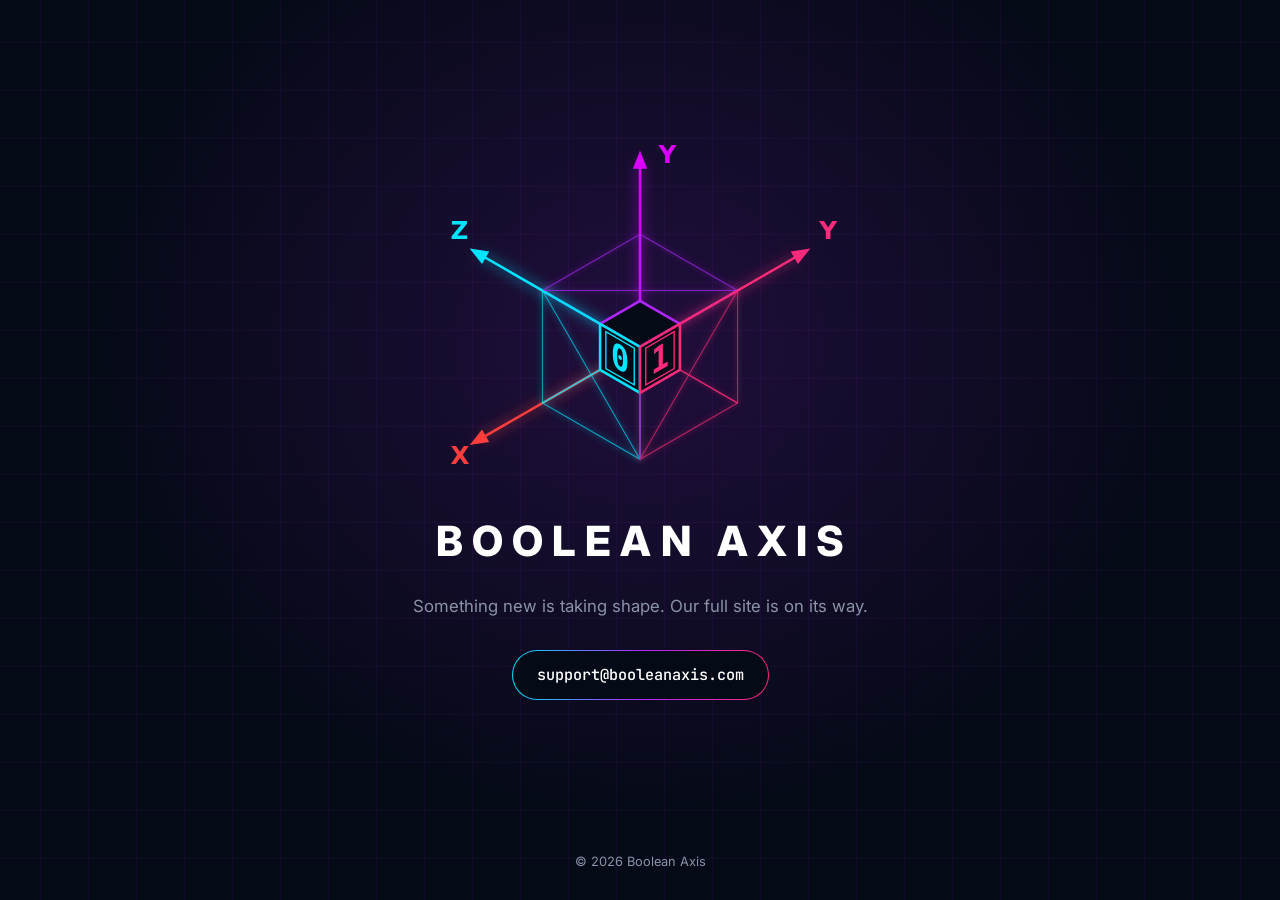
<file: index.html>
<!doctype html>
<html lang="en">
<head>
<meta charset="utf-8">
<meta name="viewport" content="width=device-width, initial-scale=1">
<title>Boolean Axis</title>
<meta name="description" content="Boolean Axis — something new is taking shape.">
<meta property="og:title" content="Boolean Axis">
<meta property="og:description" content="Boolean Axis — something new is taking shape.">
<meta property="og:url" content="https://booleanaxis.com/">
<meta property="og:type" content="website">
<meta name="theme-color" content="#050a17">
<meta name="color-scheme" content="dark">
<link rel="icon" href="favicon.svg" type="image/svg+xml">
<link rel="preconnect" href="https://fonts.googleapis.com">
<link rel="preconnect" href="https://fonts.gstatic.com" crossorigin>
<link href="https://fonts.googleapis.com/css2?family=Inter:wght@400;500;800&family=JetBrains+Mono:wght@500&display=swap" rel="stylesheet">
<style>
  /* Palette taken from the logo (brand/booleanaxis-logo.svg). The logo is drawn
     on near-black, so the page is dark in both colour schemes. */
  :root {
    --bg: #050a17;
    --fg: #ffffff;
    --muted: #8a93a8;
    --cyan: #00e5ff;
    --violet: #b026ff;
    --pink: #ff2a7a;
    --grid: rgba(176, 38, 255, 0.07);
  }
  * { box-sizing: border-box; margin: 0; }
  body {
    background: var(--bg);
    color: var(--fg);
    font: 400 16px/1.6 Inter, system-ui, -apple-system, "Segoe UI", sans-serif;
    min-height: 100vh;
    display: grid;
    grid-template-rows: 1fr auto;
    background-image:
      radial-gradient(ellipse at 50% 38%, rgba(176, 38, 255, 0.16), transparent 60%),
      linear-gradient(var(--grid) 1px, transparent 1px),
      linear-gradient(90deg, var(--grid) 1px, transparent 1px);
    background-size: 100% 100%, 48px 48px, 48px 48px;
    background-position: center;
  }
  main {
    display: grid;
    place-items: center;
    text-align: center;
    padding: 40px 16px;
  }
  .mark {
    width: min(420px, 86vw);
    height: auto;
    display: block;
    margin: 0 auto;
  }
  h1 {
    font-weight: 800;
    font-size: clamp(1.6rem, 6vw, 2.6rem);
    letter-spacing: 0.22em;
    /* letter-spacing trails the last glyph; pull it back so the title centres */
    margin: 18px -0.22em 0 0;
    text-transform: uppercase;
  }
  p.lede {
    color: var(--muted);
    margin-top: 18px;
    font-size: 1.05rem;
  }
  a.contact {
    display: inline-block;
    margin-top: 30px;
    padding: 12px 24px;
    font-family: "JetBrains Mono", ui-monospace, monospace;
    font-weight: 500;
    font-size: 0.95rem;
    color: var(--fg);
    text-decoration: none;
    border-radius: 999px;
    border: 1px solid transparent;
    background:
      linear-gradient(var(--bg), var(--bg)) padding-box,
      linear-gradient(90deg, var(--cyan), var(--violet), var(--pink)) border-box;
    transition: box-shadow .2s;
  }
  a.contact:hover, a.contact:focus-visible {
    box-shadow: 0 0 18px rgba(176, 38, 255, 0.55);
    outline: none;
  }
  footer {
    text-align: center;
    color: var(--muted);
    font-size: 0.8rem;
    padding: 20px 16px 28px;
  }
</style>
</head>
<body>
<main>
  <div>
    <img class="mark" src="brand/booleanaxis-mark.svg" width="410" height="350" alt="Boolean Axis logo: an isometric cube showing 0 and 1 at the origin of X, Y and Z axes">
    <h1>Boolean Axis</h1>
    <p class="lede">Something new is taking shape. Our full site is on its way.</p>
    <a class="contact" href="mailto:support@booleanaxis.com">support@booleanaxis.com</a>
  </div>
</main>
<footer>&copy; <span id="y">2026</span> Boolean Axis</footer>
<script>document.getElementById('y').textContent = new Date().getFullYear();</script>
</body>
</html>
</file>
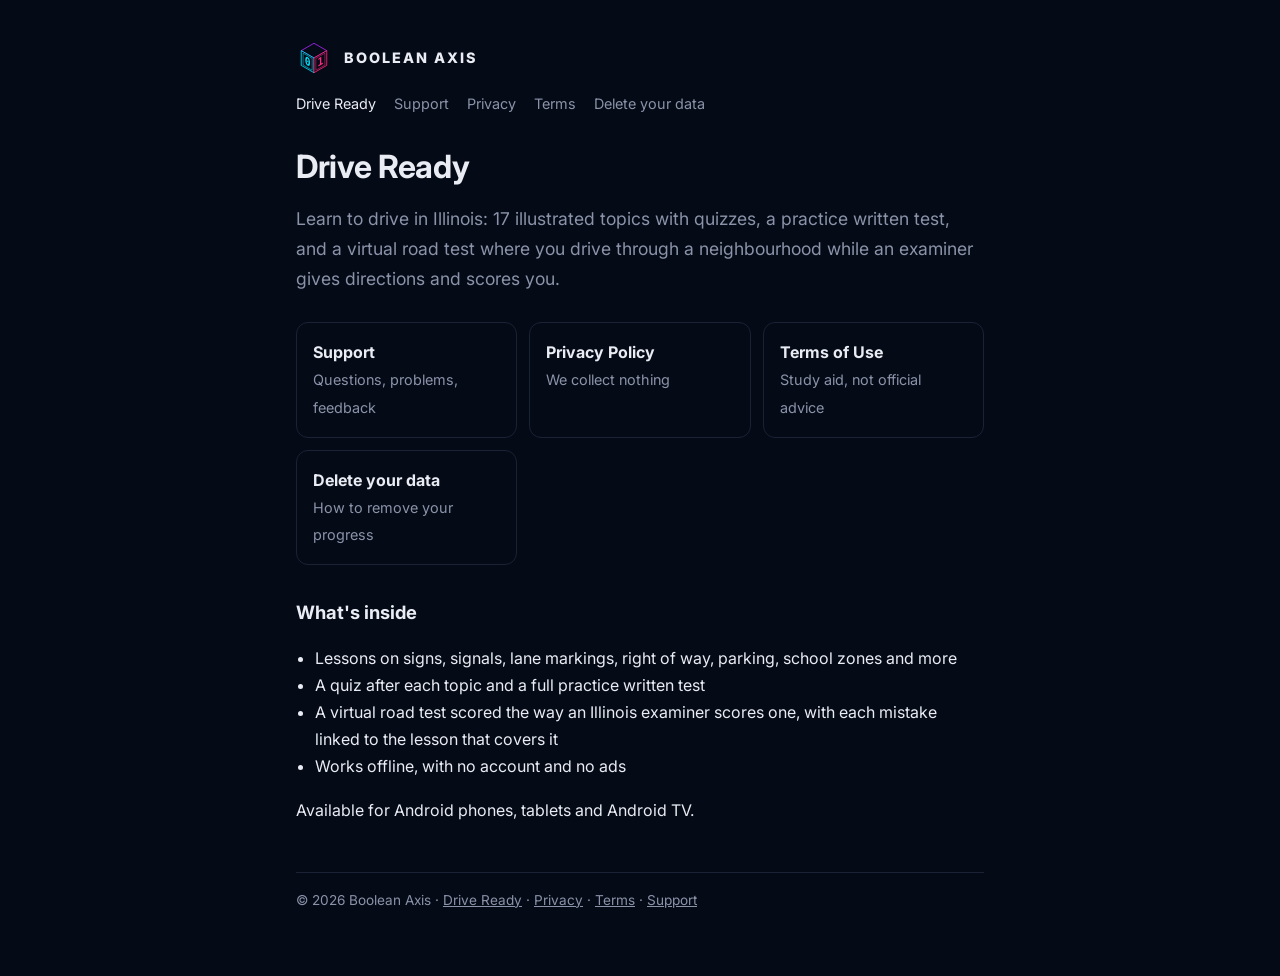
<file: driveready/index.html>
<!doctype html>
<html lang="en">
<head>
<meta charset="utf-8">
<meta name="viewport" content="width=device-width, initial-scale=1">
<title>Drive Ready — Learn to drive in Illinois</title>
<meta name="description" content="Drive Ready: illustrated lessons, quizzes, a practice written test and a virtual road test for new Illinois drivers.">
<meta name="color-scheme" content="dark">
<link rel="icon" href="../favicon.svg" type="image/svg+xml">
<link rel="preconnect" href="https://fonts.googleapis.com">
<link rel="preconnect" href="https://fonts.gstatic.com" crossorigin>
<link href="https://fonts.googleapis.com/css2?family=Inter:wght@400;600;800&display=swap" rel="stylesheet">
<link rel="stylesheet" href="style.css">
</head>
<body>
<div class="wrap">
  <header class="site"><img src="../favicon.svg" alt=""><a href="/">Boolean Axis</a></header>
  <nav class="app" aria-label="Drive Ready">
    <a href="./" aria-current="page">Drive Ready</a>
    <a href="support.html">Support</a>
    <a href="privacy.html">Privacy</a>
    <a href="terms.html">Terms</a>
    <a href="delete-data.html">Delete your data</a>
  </nav>
  <h1>Drive Ready</h1>
  <p class="lede">Learn to drive in Illinois: 17 illustrated topics with quizzes, a practice
  written test, and a virtual road test where you drive through a neighbourhood while an
  examiner gives directions and scores you.</p>

  <div class="cards">
    <a href="support.html"><strong>Support</strong><span>Questions, problems, feedback</span></a>
    <a href="privacy.html"><strong>Privacy Policy</strong><span>We collect nothing</span></a>
    <a href="terms.html"><strong>Terms of Use</strong><span>Study aid, not official advice</span></a>
    <a href="delete-data.html"><strong>Delete your data</strong><span>How to remove your progress</span></a>
  </div>

  <h2>What's inside</h2>
  <ul>
    <li>Lessons on signs, signals, lane markings, right of way, parking, school zones and more</li>
    <li>A quiz after each topic and a full practice written test</li>
    <li>A virtual road test scored the way an Illinois examiner scores one, with each mistake
    linked to the lesson that covers it</li>
    <li>Works offline, with no account and no ads</li>
  </ul>
  <p>Available for Android phones, tablets and Android TV.</p>

  <footer>&copy; 2026 Boolean Axis · <a href="./">Drive Ready</a> · <a href="privacy.html">Privacy</a> · <a href="terms.html">Terms</a> · <a href="support.html">Support</a></footer>
</div>
</body>
</html>
</file>
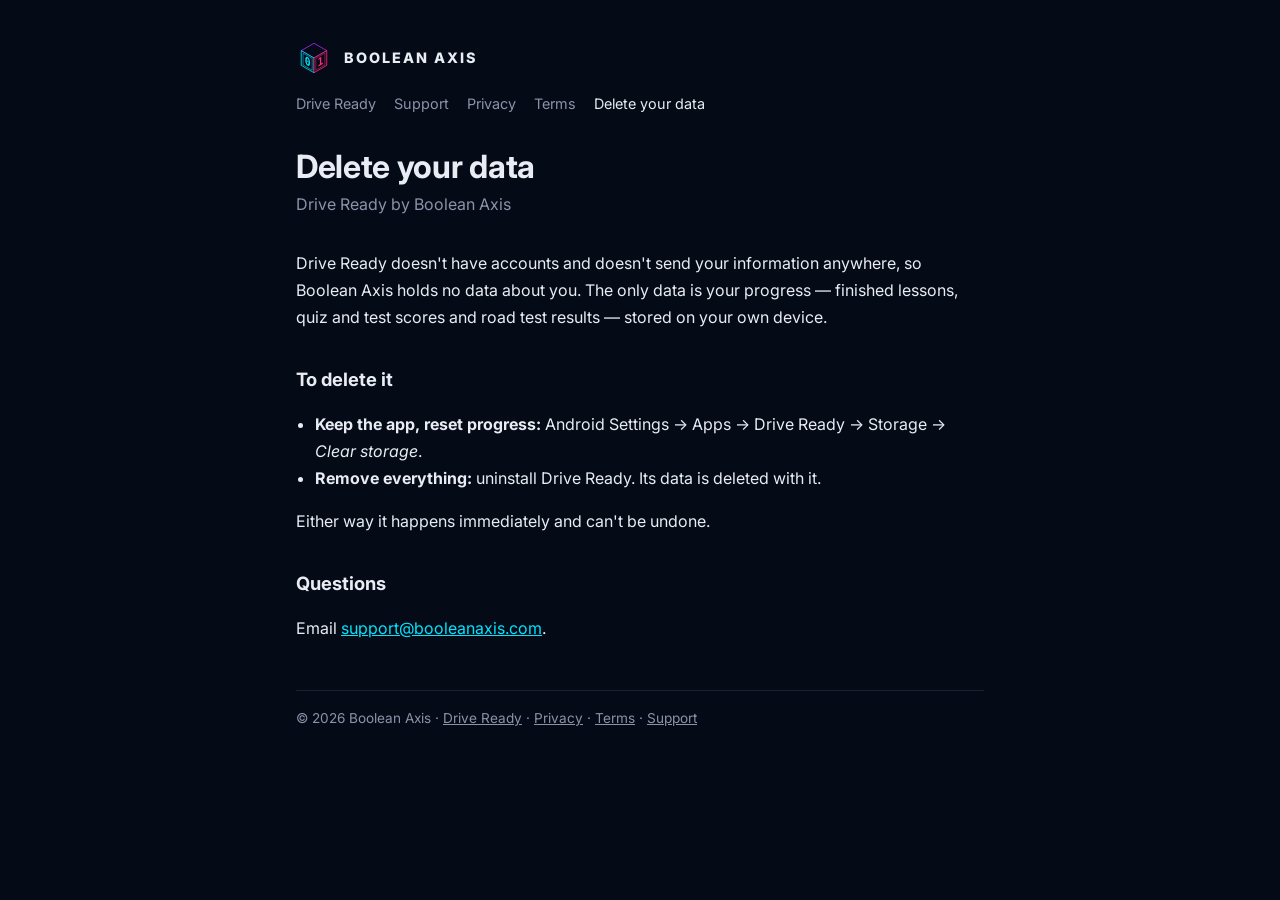
<file: driveready/delete-data.html>
<!doctype html>
<html lang="en">
<head>
<meta charset="utf-8">
<meta name="viewport" content="width=device-width, initial-scale=1">
<title>Drive Ready — Delete your data</title>
<meta name="description" content="How to delete your Drive Ready data.">
<meta name="color-scheme" content="dark">
<link rel="icon" href="../favicon.svg" type="image/svg+xml">
<link rel="preconnect" href="https://fonts.googleapis.com">
<link rel="preconnect" href="https://fonts.gstatic.com" crossorigin>
<link href="https://fonts.googleapis.com/css2?family=Inter:wght@400;600;800&display=swap" rel="stylesheet">
<link rel="stylesheet" href="style.css">
</head>
<body>
<div class="wrap">
  <header class="site"><img src="../favicon.svg" alt=""><a href="/">Boolean Axis</a></header>
  <nav class="app" aria-label="Drive Ready">
    <a href="./">Drive Ready</a>
    <a href="support.html">Support</a>
    <a href="privacy.html">Privacy</a>
    <a href="terms.html">Terms</a>
    <a href="delete-data.html" aria-current="page">Delete your data</a>
  </nav>
  <h1>Delete your data</h1>
  <p class="meta">Drive Ready by Boolean Axis</p>

  <p>Drive Ready doesn't have accounts and doesn't send your information anywhere, so
  Boolean Axis holds no data about you. The only data is your progress — finished lessons,
  quiz and test scores and road test results — stored on your own device.</p>

  <h2>To delete it</h2>
  <ul>
    <li><strong>Keep the app, reset progress:</strong> Android Settings → Apps → Drive Ready →
    Storage → <em>Clear storage</em>.</li>
    <li><strong>Remove everything:</strong> uninstall Drive Ready. Its data is deleted with it.</li>
  </ul>
  <p>Either way it happens immediately and can't be undone.</p>

  <h2>Questions</h2>
  <p>Email <a href="mailto:support@booleanaxis.com?subject=Drive%20Ready%20data">support@booleanaxis.com</a>.</p>

  <footer>&copy; 2026 Boolean Axis · <a href="./">Drive Ready</a> · <a href="privacy.html">Privacy</a> · <a href="terms.html">Terms</a> · <a href="support.html">Support</a></footer>
</div>
</body>
</html>
</file>
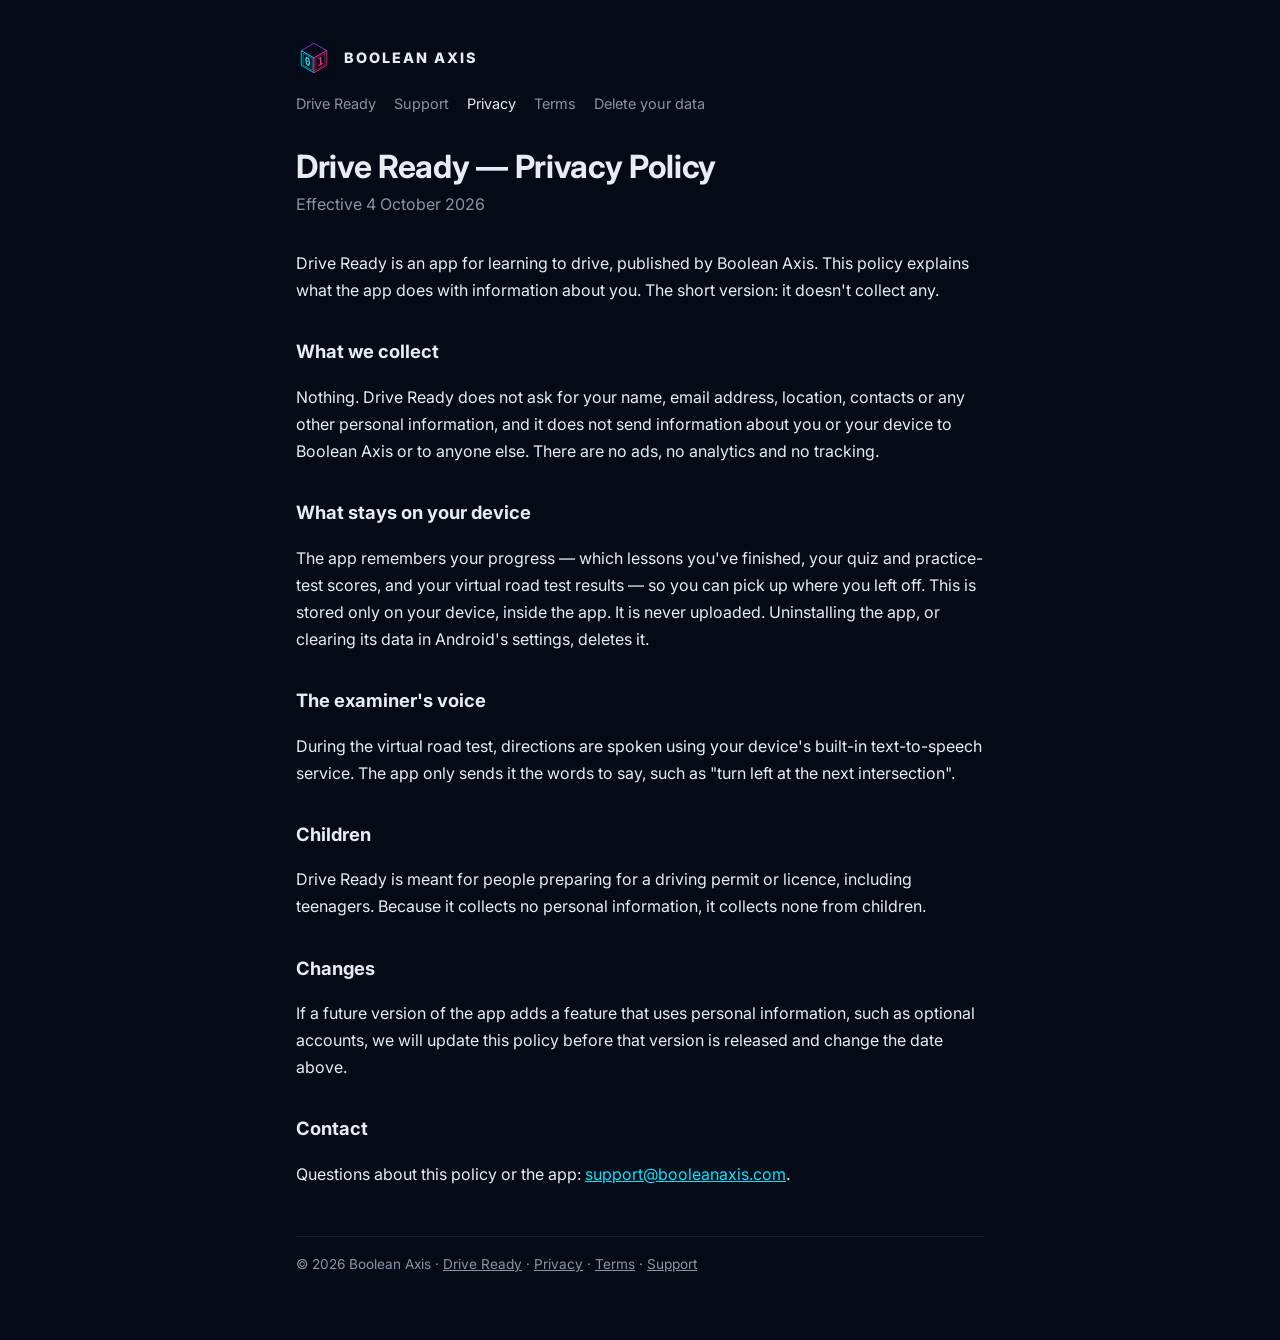
<file: driveready/privacy.html>
<!doctype html>
<html lang="en">
<head>
<meta charset="utf-8">
<meta name="viewport" content="width=device-width, initial-scale=1">
<title>Drive Ready — Privacy Policy</title>
<meta name="description" content="Privacy policy for the Drive Ready app by Boolean Axis.">
<meta name="color-scheme" content="dark">
<link rel="icon" href="../favicon.svg" type="image/svg+xml">
<link rel="preconnect" href="https://fonts.googleapis.com">
<link rel="preconnect" href="https://fonts.gstatic.com" crossorigin>
<link href="https://fonts.googleapis.com/css2?family=Inter:wght@400;600;800&display=swap" rel="stylesheet">
<link rel="stylesheet" href="style.css">
</head>
<body>
<div class="wrap">
  <header class="site"><img src="../favicon.svg" alt=""><a href="/">Boolean Axis</a></header>
  <nav class="app" aria-label="Drive Ready">
    <a href="./">Drive Ready</a>
    <a href="support.html">Support</a>
    <a href="privacy.html" aria-current="page">Privacy</a>
    <a href="terms.html">Terms</a>
    <a href="delete-data.html">Delete your data</a>
  </nav>
  <h1>Drive Ready — Privacy Policy</h1>
  <p class="meta">Effective 4 October 2026</p>

  <p>Drive Ready is an app for learning to drive, published by Boolean Axis. This policy
  explains what the app does with information about you. The short version: it doesn't
  collect any.</p>

  <h2>What we collect</h2>
  <p>Nothing. Drive Ready does not ask for your name, email address, location, contacts or
  any other personal information, and it does not send information about you or your
  device to Boolean Axis or to anyone else. There are no ads, no analytics and no
  tracking.</p>

  <h2>What stays on your device</h2>
  <p>The app remembers your progress — which lessons you've finished, your quiz and
  practice-test scores, and your virtual road test results — so you can pick up where you
  left off. This is stored only on your device, inside the app. It is never uploaded.
  Uninstalling the app, or clearing its data in Android's settings, deletes it.</p>

  <h2>The examiner's voice</h2>
  <p>During the virtual road test, directions are spoken using your device's built-in
  text-to-speech service. The app only sends it the words to say, such as "turn left at
  the next intersection".</p>

  <h2>Children</h2>
  <p>Drive Ready is meant for people preparing for a driving permit or licence, including
  teenagers. Because it collects no personal information, it collects none from
  children.</p>

  <h2>Changes</h2>
  <p>If a future version of the app adds a feature that uses personal information, such as
  optional accounts, we will update this policy before that version is released and
  change the date above.</p>

  <h2>Contact</h2>
  <p>Questions about this policy or the app:
  <a href="mailto:support@booleanaxis.com">support@booleanaxis.com</a>.</p>

  

  <footer>&copy; 2026 Boolean Axis · <a href="./">Drive Ready</a> · <a href="privacy.html">Privacy</a> · <a href="terms.html">Terms</a> · <a href="support.html">Support</a></footer>
</div>
</body>
</html>
</file>
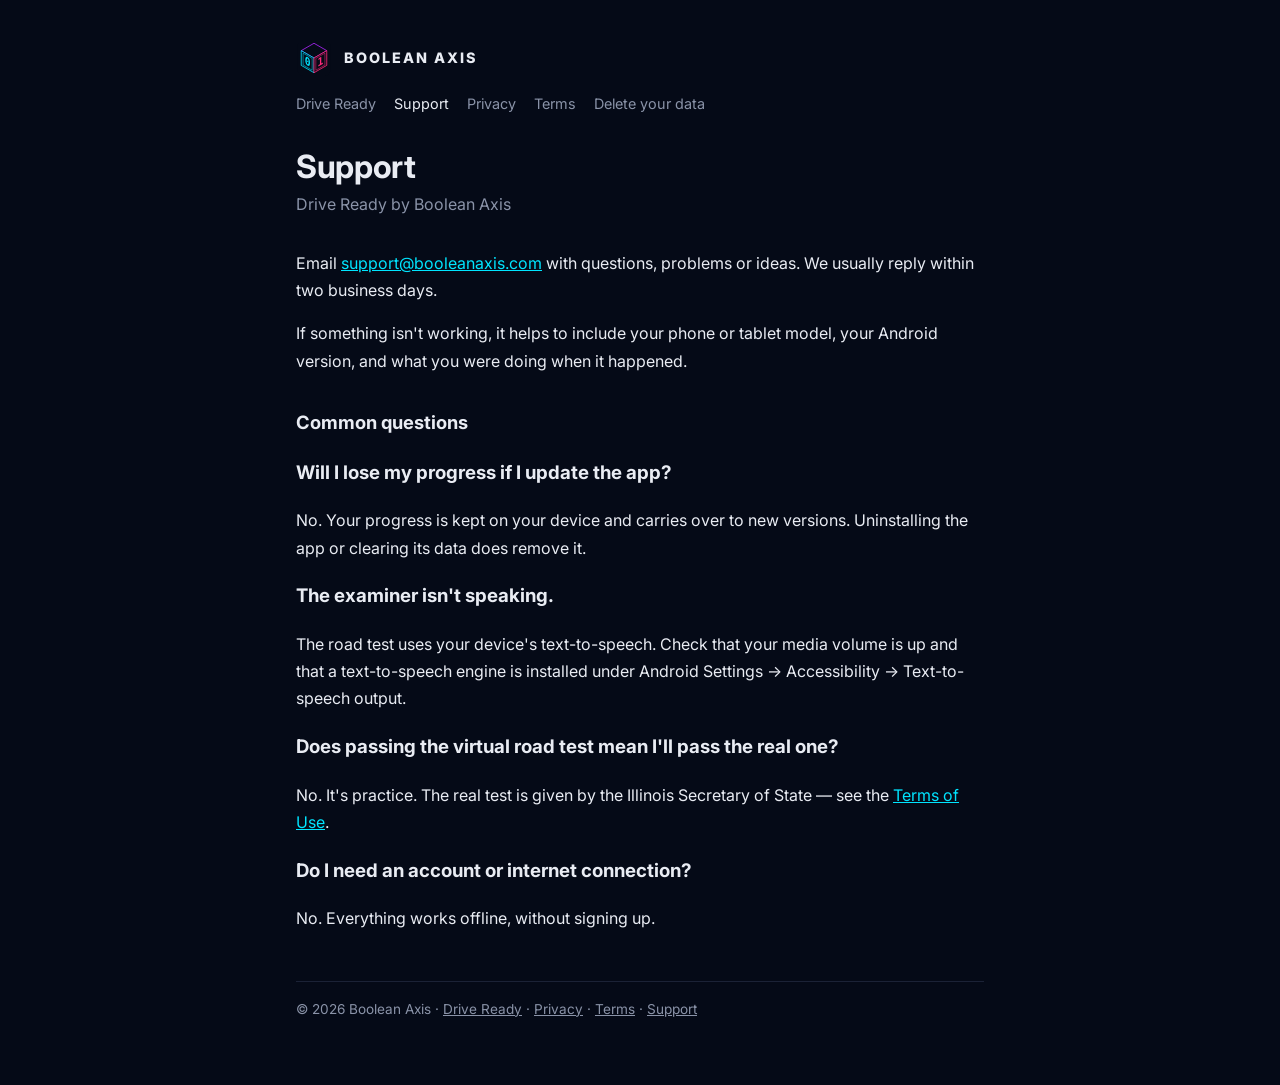
<file: driveready/support.html>
<!doctype html>
<html lang="en">
<head>
<meta charset="utf-8">
<meta name="viewport" content="width=device-width, initial-scale=1">
<title>Drive Ready — Support</title>
<meta name="description" content="Get help with the Drive Ready app.">
<meta name="color-scheme" content="dark">
<link rel="icon" href="../favicon.svg" type="image/svg+xml">
<link rel="preconnect" href="https://fonts.googleapis.com">
<link rel="preconnect" href="https://fonts.gstatic.com" crossorigin>
<link href="https://fonts.googleapis.com/css2?family=Inter:wght@400;600;800&display=swap" rel="stylesheet">
<link rel="stylesheet" href="style.css">
</head>
<body>
<div class="wrap">
  <header class="site"><img src="../favicon.svg" alt=""><a href="/">Boolean Axis</a></header>
  <nav class="app" aria-label="Drive Ready">
    <a href="./">Drive Ready</a>
    <a href="support.html" aria-current="page">Support</a>
    <a href="privacy.html">Privacy</a>
    <a href="terms.html">Terms</a>
    <a href="delete-data.html">Delete your data</a>
  </nav>
  <h1>Support</h1>
  <p class="meta">Drive Ready by Boolean Axis</p>

  <p>Email <a href="mailto:support@booleanaxis.com?subject=Drive%20Ready">support@booleanaxis.com</a>
  with questions, problems or ideas. We usually reply within two business days.</p>
  <p>If something isn't working, it helps to include your phone or tablet model, your
  Android version, and what you were doing when it happened.</p>

  <h2>Common questions</h2>
  <h3>Will I lose my progress if I update the app?</h3>
  <p>No. Your progress is kept on your device and carries over to new versions.
  Uninstalling the app or clearing its data does remove it.</p>

  <h3>The examiner isn't speaking.</h3>
  <p>The road test uses your device's text-to-speech. Check that your media volume is up
  and that a text-to-speech engine is installed under Android Settings → Accessibility →
  Text-to-speech output.</p>

  <h3>Does passing the virtual road test mean I'll pass the real one?</h3>
  <p>No. It's practice. The real test is given by the Illinois Secretary of State — see the
  <a href="terms.html">Terms of Use</a>.</p>

  <h3>Do I need an account or internet connection?</h3>
  <p>No. Everything works offline, without signing up.</p>

  <footer>&copy; 2026 Boolean Axis · <a href="./">Drive Ready</a> · <a href="privacy.html">Privacy</a> · <a href="terms.html">Terms</a> · <a href="support.html">Support</a></footer>
</div>
</body>
</html>
</file>
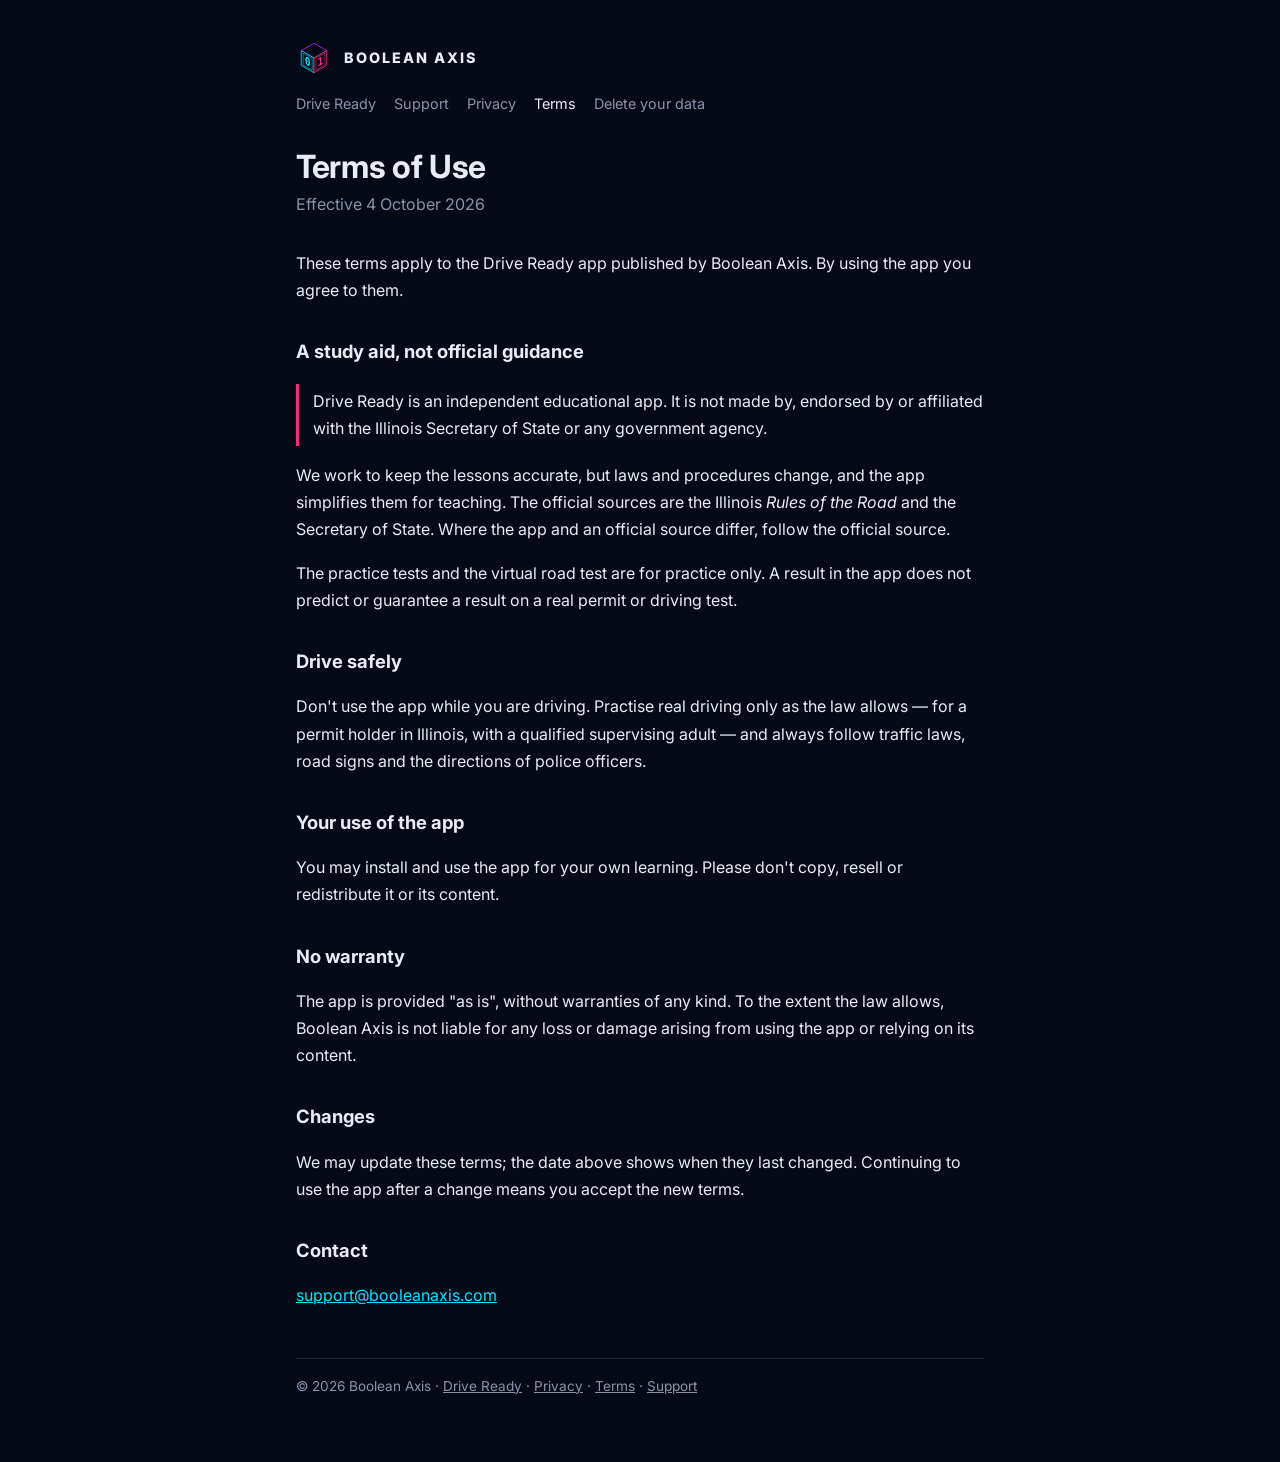
<file: driveready/terms.html>
<!doctype html>
<html lang="en">
<head>
<meta charset="utf-8">
<meta name="viewport" content="width=device-width, initial-scale=1">
<title>Drive Ready — Terms of Use</title>
<meta name="description" content="Terms of use for the Drive Ready app by Boolean Axis.">
<meta name="color-scheme" content="dark">
<link rel="icon" href="../favicon.svg" type="image/svg+xml">
<link rel="preconnect" href="https://fonts.googleapis.com">
<link rel="preconnect" href="https://fonts.gstatic.com" crossorigin>
<link href="https://fonts.googleapis.com/css2?family=Inter:wght@400;600;800&display=swap" rel="stylesheet">
<link rel="stylesheet" href="style.css">
</head>
<body>
<div class="wrap">
  <header class="site"><img src="../favicon.svg" alt=""><a href="/">Boolean Axis</a></header>
  <nav class="app" aria-label="Drive Ready">
    <a href="./">Drive Ready</a>
    <a href="support.html">Support</a>
    <a href="privacy.html">Privacy</a>
    <a href="terms.html" aria-current="page">Terms</a>
    <a href="delete-data.html">Delete your data</a>
  </nav>
  <h1>Terms of Use</h1>
  <p class="meta">Effective 4 October 2026</p>

  <p>These terms apply to the Drive Ready app published by Boolean Axis. By using the app
  you agree to them.</p>

  <h2>A study aid, not official guidance</h2>
  <p class="note">Drive Ready is an independent educational app. It is not made by, endorsed
  by or affiliated with the Illinois Secretary of State or any government agency.</p>
  <p>We work to keep the lessons accurate, but laws and procedures change, and the app
  simplifies them for teaching. The official sources are the Illinois <em>Rules of the
  Road</em> and the Secretary of State. Where the app and an official source differ, follow
  the official source.</p>
  <p>The practice tests and the virtual road test are for practice only. A result in the app
  does not predict or guarantee a result on a real permit or driving test.</p>

  <h2>Drive safely</h2>
  <p>Don't use the app while you are driving. Practise real driving only as the law allows
  — for a permit holder in Illinois, with a qualified supervising adult — and always
  follow traffic laws, road signs and the directions of police officers.</p>

  <h2>Your use of the app</h2>
  <p>You may install and use the app for your own learning. Please don't copy, resell or
  redistribute it or its content.</p>

  <h2>No warranty</h2>
  <p>The app is provided "as is", without warranties of any kind. To the extent the law
  allows, Boolean Axis is not liable for any loss or damage arising from using the app or
  relying on its content.</p>

  <h2>Changes</h2>
  <p>We may update these terms; the date above shows when they last changed. Continuing to
  use the app after a change means you accept the new terms.</p>

  <h2>Contact</h2>
  <p><a href="mailto:support@booleanaxis.com">support@booleanaxis.com</a></p>

  <footer>&copy; 2026 Boolean Axis · <a href="./">Drive Ready</a> · <a href="privacy.html">Privacy</a> · <a href="terms.html">Terms</a> · <a href="support.html">Support</a></footer>
</div>
</body>
</html>
</file>
<file: driveready/style.css>
/* Shared by the Drive Ready pages. Palette from the Boolean Axis logo. */
:root { --bg: #050a17; --fg: #e9ecf3; --muted: #8a93a8; --line: #1b2236; --cyan: #00e5ff; --violet: #b026ff; --pink: #ff2a7a; }
* { box-sizing: border-box; }
body {
  margin: 0; background: var(--bg); color: var(--fg);
  font: 400 16px/1.7 Inter, system-ui, -apple-system, "Segoe UI", sans-serif;
}
.wrap { max-width: 720px; margin: 0 auto; padding: 40px 16px 64px; }
header.site { display: flex; align-items: center; gap: 12px; margin-bottom: 32px; }
header.site img { width: 36px; height: 36px; }
header.site a { color: var(--fg); text-decoration: none; font-weight: 800; letter-spacing: .14em; text-transform: uppercase; font-size: .9rem; }
nav.app { display: flex; flex-wrap: wrap; gap: 6px 18px; margin: -16px 0 32px; font-size: .9rem; }
nav.app a { color: var(--muted); text-decoration: none; }
nav.app a:hover, nav.app a[aria-current] { color: var(--fg); }
h1 { font-size: 2rem; line-height: 1.2; margin: 0 0 4px; letter-spacing: -.01em; }
.meta { color: var(--muted); margin: 0 0 32px; }
h2 { font-size: 1.15rem; margin: 32px 0 8px; }
ul { padding-left: 1.2em; }
a { color: var(--cyan); }
.lede { font-size: 1.1rem; color: var(--muted); }
.cards { display: grid; grid-template-columns: repeat(auto-fit, minmax(200px, 1fr)); gap: 12px; margin: 28px 0; }
.cards a { display: block; padding: 16px; border: 1px solid var(--line); border-radius: 12px; color: var(--fg); text-decoration: none; }
.cards a:hover { border-color: var(--violet); }
.cards strong { display: block; }
.cards span { color: var(--muted); font-size: .9rem; }
.note { border-left: 3px solid var(--pink); padding: 4px 0 4px 14px; color: var(--fg); }
footer { margin-top: 48px; padding-top: 16px; border-top: 1px solid var(--line); color: var(--muted); font-size: .85rem; }
footer a { color: var(--muted); }
</file>
